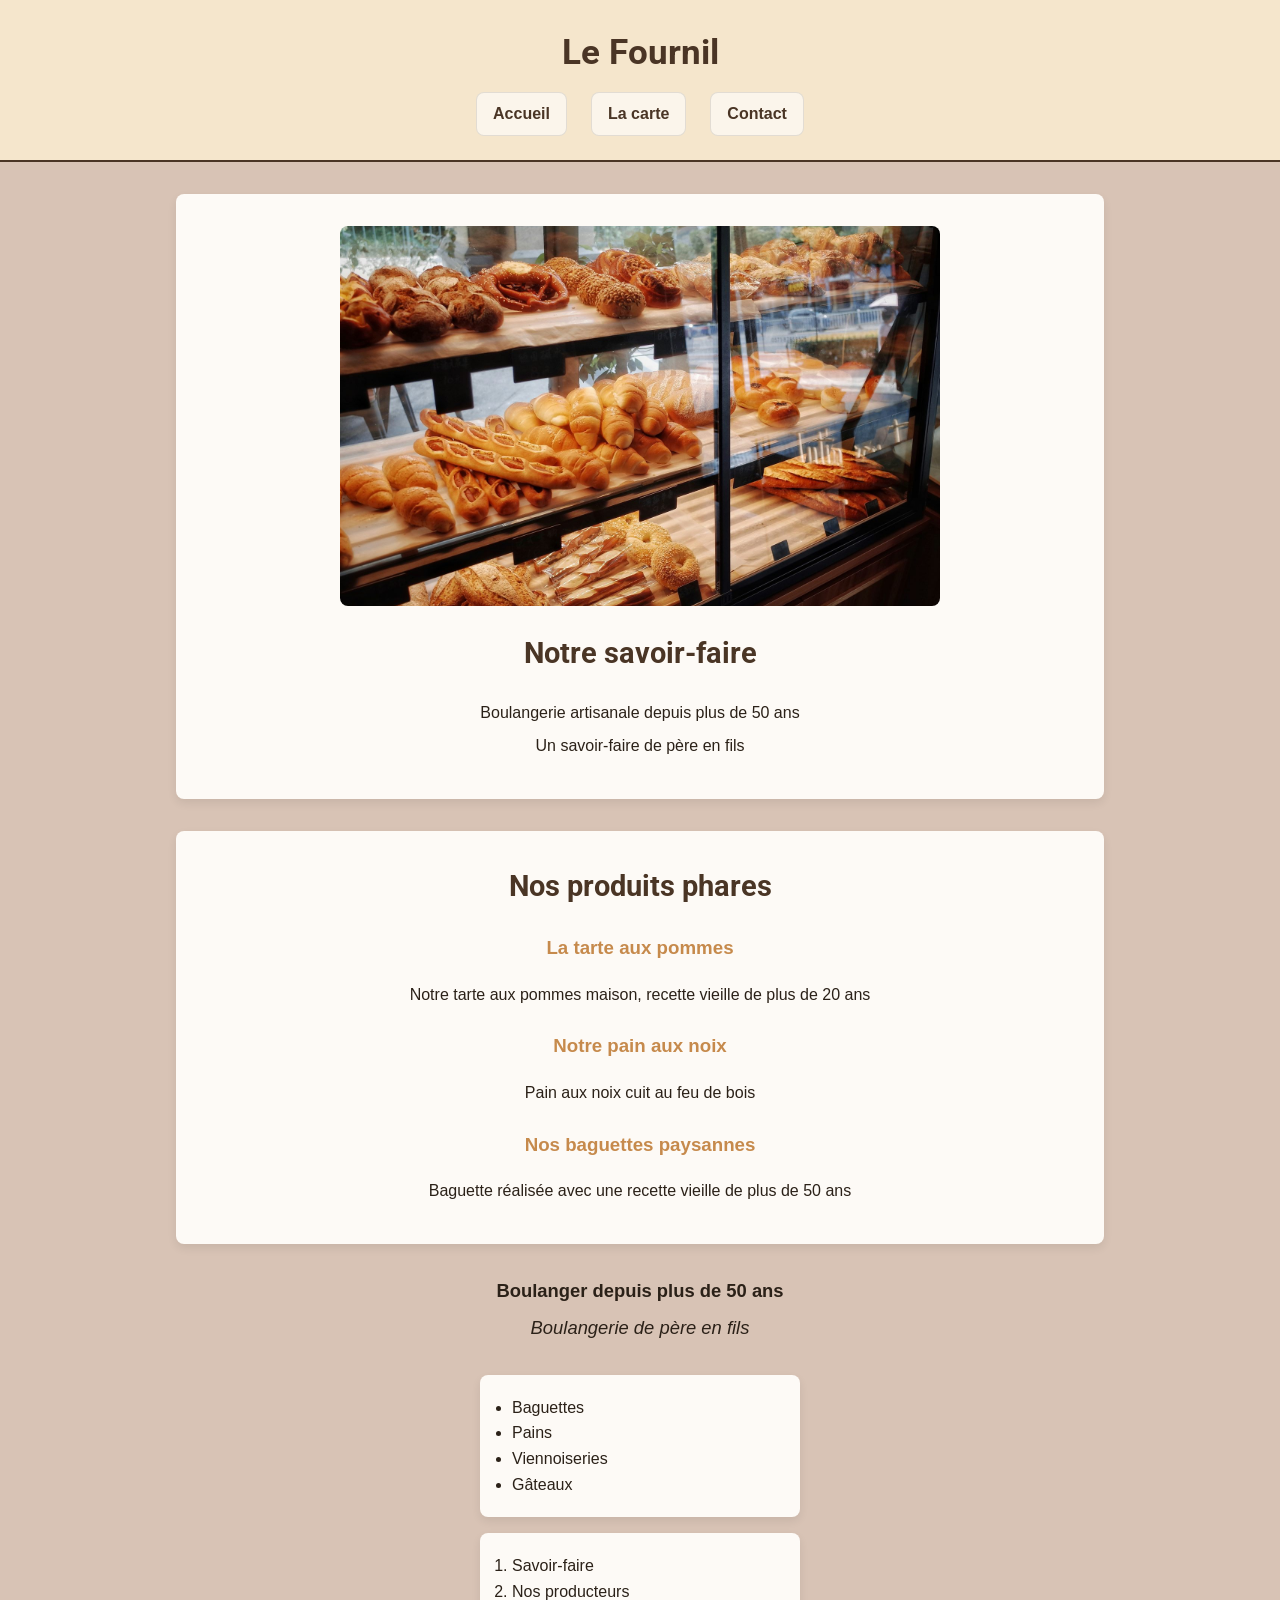
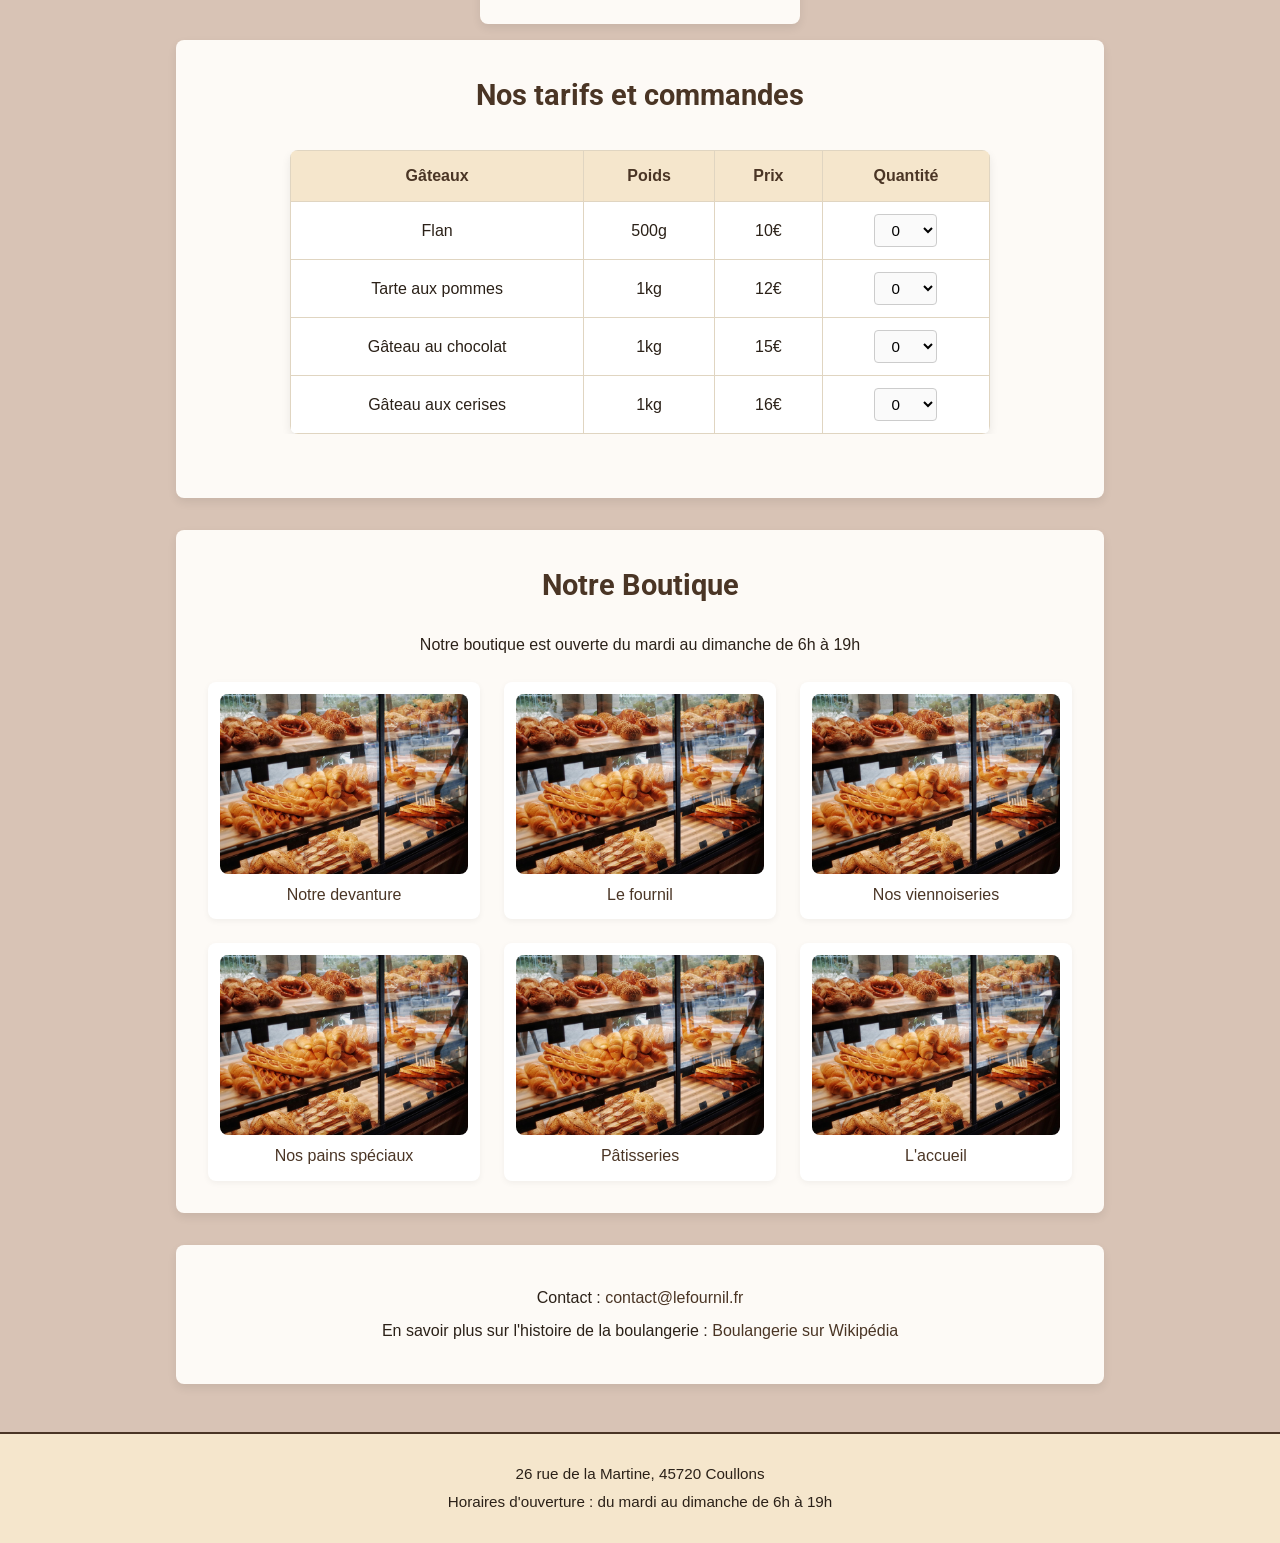
<file: index.html>
<!DOCTYPE html>
<html lang="fr">
<head>
    <meta charset="UTF-8">
    <meta name="viewport" content="width=device-width, initial-scale=1.0">
    <title>Le Fournil - Boulangerie Artisanale</title>
    <link rel="stylesheet" href="./css/style.css">
    <link rel="stylesheet" href="https://fonts.googleapis.com/css2?family=Roboto:wght@300;400;700&display=swap">
</head>
<body>
    <!-- En-tête -->
    <header>
        <h1>Le Fournil</h1>
        <!-- Navigation -->
        <nav>
            <a href="./index.html">Accueil</a>
            <a href="./carte.html">La carte</a>
            <a href="./contact.html">Contact</a>
        </nav>
    </header>

    <main>
        <!-- Descriptif savoir-faire -->
        <section class="presentation">
            <img id="image" src="./assets/images/boulangerie.jpg" alt="Artisanale boulangerie">
            <h2>Notre savoir-faire</h2>
            <p>Boulangerie artisanale depuis plus de 50 ans</p>
            <p>Un savoir-faire de père en fils</p>
        </section>

        <!-- Descriptif produits -->
        <section class="produits-phares">
            <h2>Nos produits phares</h2>

            <h3>La tarte aux pommes</h3>
            <p>Notre tarte aux pommes maison, recette vieille de plus de 20 ans</p>

            <h3>Notre pain aux noix</h3>
            <p>Pain aux noix cuit au feu de bois</p>
                 
            <h3>Nos baguettes paysannes</h3>
            <p>Baguette réalisée avec une recette vieille de plus de 50 ans</p>
        </section>
        
        <div class="slogan">
            <strong>Boulanger depuis plus de 50 ans</strong>
            <p><em>Boulangerie de père en fils</em></p>
        </div>
        
        <ul class="categories">
            <li>Baguettes</li>
            <li>Pains</li>
            <li>Viennoiseries</li>
            <li>Gâteaux</li>
        </ul>

        <ol class="valeurs">
            <li>Savoir-faire</li>
            <li>Nos producteurs</li>
        </ol>

        <!-- Tableau des commandes et tarifs -->
        <section class="tarifs">
            <h2>Nos tarifs et commandes</h2>
            <div class="table-container">
                <table class="table">
                    <thead>
                        <tr>
                            <th>Gâteaux</th>
                            <th>Poids</th>
                            <th>Prix</th>
                            <th>Quantité</th>       
                        </tr>
                    </thead>
                    <tbody>
                        <tr>
                            <td>Flan</td>
                            <td>500g</td>
                            <td>10€</td>
                            <td>
                                <select name="quantite_flan" id="quantite_flan">
                                    <option value="0">0</option>
                                    <option value="1">1</option>
                                    <option value="2">2</option>
                                    <option value="3">3</option>
                                    <option value="4">4</option>
                                    <option value="5">5</option>
                                    <option value="6">6</option>
                                    <option value="7">7</option>
                                    <option value="8">8</option>
                                    <option value="9">9</option>
                                    <option value="10">10</option>
                                    <option value="11">11</option>
                                </select>
                            </td>
                        </tr>
                        <tr>
                            <td>Tarte aux pommes</td>
                            <td>1kg</td>
                            <td>12€</td>
                            <td>
                                <select name="quantite_tarte" id="quantite_tarte">
                                    <option value="0">0</option>
                                    <option value="1">1</option>
                                    <option value="2">2</option>
                                    <option value="3">3</option>
                                    <option value="4">4</option>
                                    <option value="5">5</option>
                                    <option value="6">6</option>
                                    <option value="7">7</option>
                                    <option value="8">8</option>
                                    <option value="9">9</option>
                                    <option value="10">10</option>
                                    <option value="11">11</option>
                                </select>
                            </td>
                        </tr>
                        <tr>
                            <td>Gâteau au chocolat</td>
                            <td>1kg</td>
                            <td>15€</td>
                            <td>
                                <select name="quantite_chocolat" id="quantite_chocolat">
                                    <option value="0">0</option>
                                    <option value="1">1</option>
                                    <option value="2">2</option>
                                    <option value="3">3</option>
                                    <option value="4">4</option>
                                    <option value="5">5</option>
                                    <option value="6">6</option>
                                    <option value="7">7</option>
                                    <option value="8">8</option>
                                    <option value="9">9</option>
                                    <option value="10">10</option>
                                    <option value="11">11</option>
                                </select>             
                            </td>
                        </tr>
                        <tr>
                            <td>Gâteau aux cerises</td>
                            <td>1kg</td>
                            <td>16€</td>
                            <td>
                                <select name="quantite_cerise" id="quantite_cerise">
                                    <option value="0">0</option>
                                    <option value="1">1</option>
                                    <option value="2">2</option>
                                    <option value="3">3</option>
                                    <option value="4">4</option>
                                    <option value="5">5</option>
                                    <option value="6">6</option>
                                    <option value="7">7</option>
                                    <option value="8">8</option>
                                    <option value="9">9</option>
                                    <option value="10">10</option>
                                    <option value="11">11</option>
                                </select>             
                            </td>
                        </tr>
                    </tbody>
                </table> 
            </div>
        </section>

        <!-- Section Boutique et Galerie -->
        <section class="boutique">
            <h2>Notre Boutique</h2>
            <p>Notre boutique est ouverte du mardi au dimanche de 6h à 19h</p>

            <div class="gallerie">
                <figure>
                    <img src="./assets/images/boulangerie.jpg" alt="Boulangerie Le Fournil">
                    <figcaption>Notre devanture</figcaption>
                </figure>
                <figure>
                    <img src="./assets/images/boulangerie.jpg" alt="Fournil et pétrin">
                    <figcaption>Le fournil</figcaption>
                </figure>
                <figure>
                    <img src="./assets/images/boulangerie.jpg" alt="Viennoiseries fraîches">
                    <figcaption>Nos viennoiseries</figcaption>
                </figure>
                <figure>
                    <img src="./assets/images/boulangerie.jpg" alt="Pains spéciaux">
                    <figcaption>Nos pains spéciaux</figcaption>
                </figure>
                <figure>
                    <img src="./assets/images/boulangerie.jpg" alt="Pâtisseries artisanales">
                    <figcaption>Pâtisseries</figcaption>
                </figure>
                <figure>
                    <img src="./assets/images/boulangerie.jpg" alt="Espace vente">
                    <figcaption>L'accueil</figcaption>
                </figure>
            </div>
        </section> 

        <!-- Liens et contact rapide -->
        <section class="liens-utiles">
            <p>Contact : <a href="mailto:contact@lefournil.fr">contact@lefournil.fr</a></p>
            <p>En savoir plus sur l'histoire de la boulangerie : <a href="https://fr.wikipedia.org/wiki/Boulangerie" target="_blank" rel="noopener noreferrer">Boulangerie sur Wikipédia</a></p>
        </section>
    </main>

    <!-- Pied de page -->
    <footer>
        <p>26 rue de la Martine, 45720 Coullons</p>
        <p>Horaires d'ouverture : du mardi au dimanche de 6h à 19h</p>
    </footer>
</body>
</html>
</file>
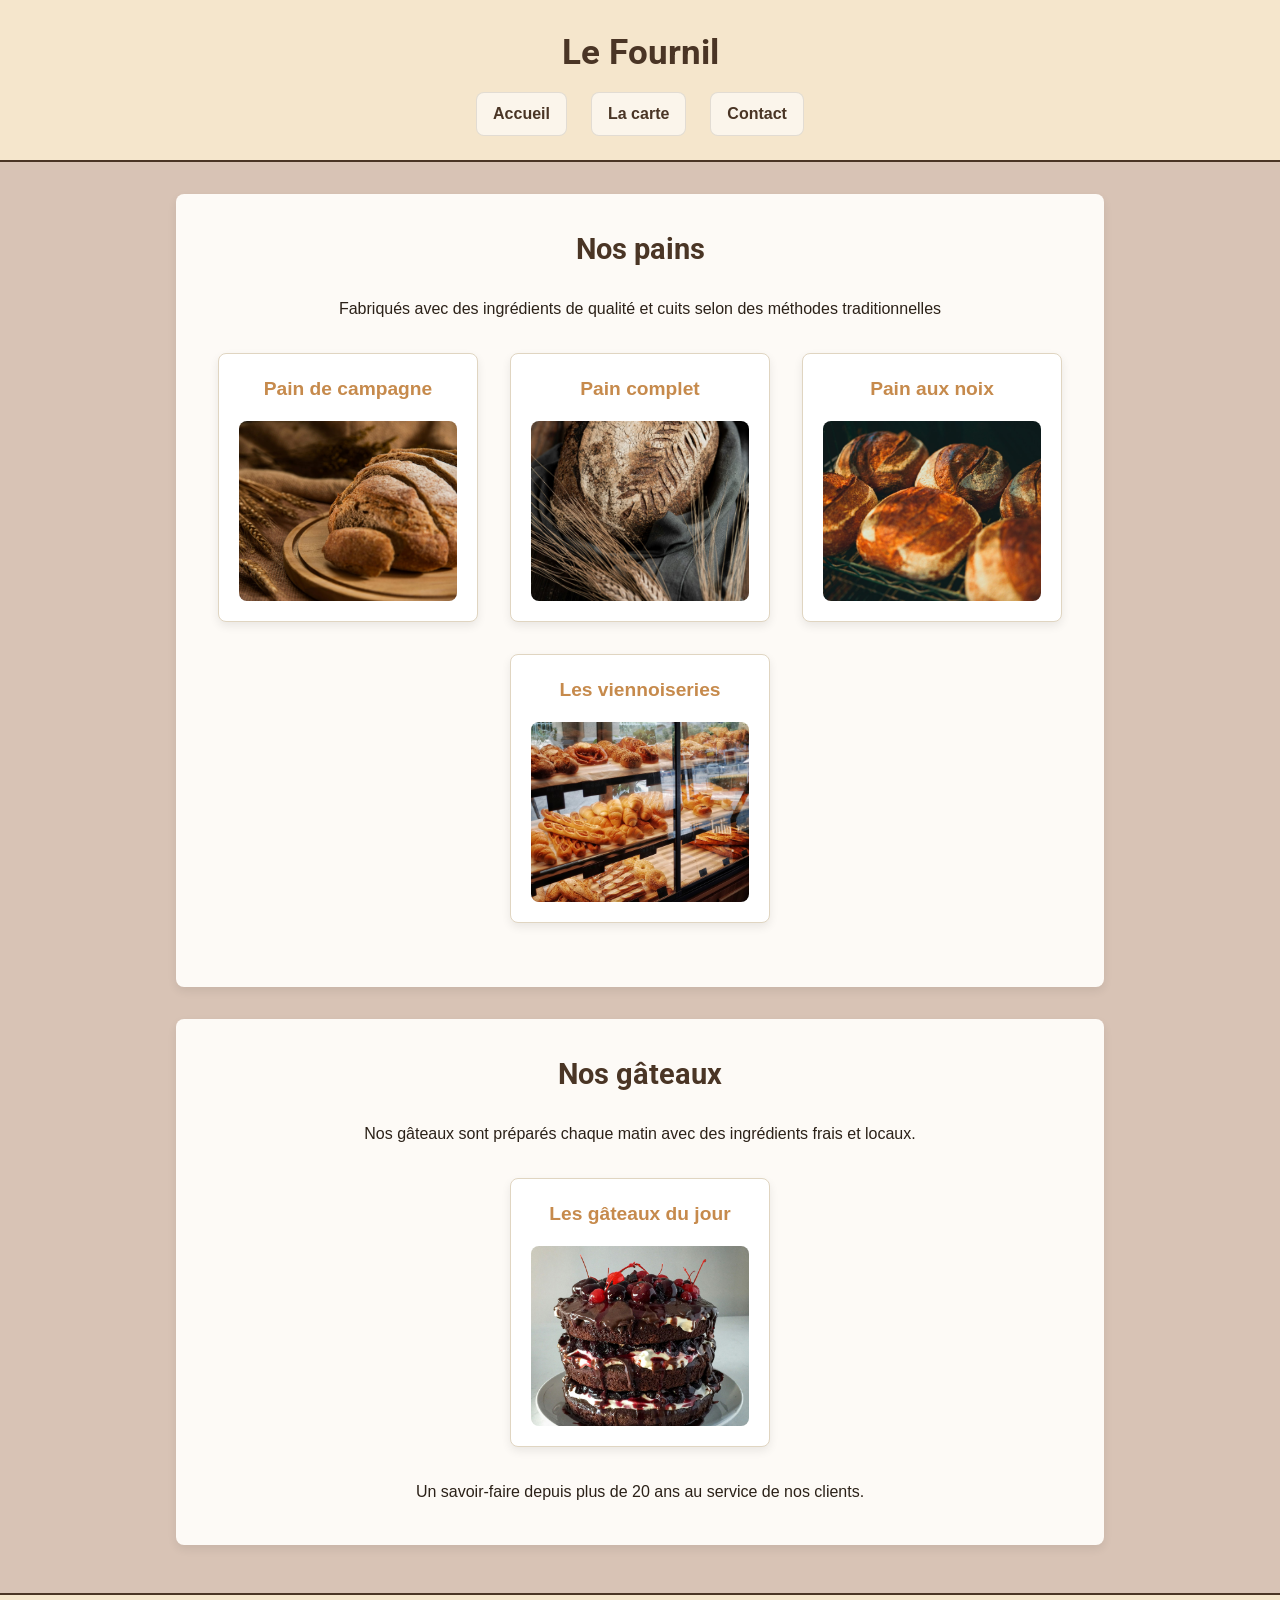
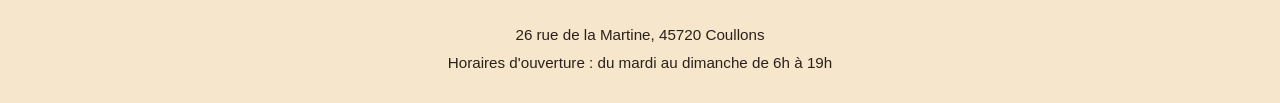
<file: carte.html>
<!DOCTYPE html>
<html lang="fr">
<head>
    <meta charset="UTF-8">
    <meta name="viewport" content="width=device-width, initial-scale=1.0">
    <title>La Carte - Boulangerie Le Fournil</title>
    <link rel="stylesheet" href="./css/style.css">
    <link rel="stylesheet" href="https://fonts.googleapis.com/css2?family=Roboto:wght@300;400;700&display=swap">
</head>
<body>  
    <!-- En-tête -->
    <header>
        <h1>Le Fournil</h1>
        <nav>
            <a href="./index.html">Accueil</a>
            <a href="./carte.html">La carte</a>
            <a href="./contact.html">Contact</a>
        </nav>  
    </header> 

    <main>
        <!-- Section Pains -->
        <section>
            <h2>Nos pains</h2>
            <p>Fabriqués avec des ingrédients de qualité et cuits selon des méthodes traditionnelles</p> 

            <div id="carte">
                <ul class="liste-produits">
                    <li class="product">
                        <h3>Pain de campagne</h3>
                        <img src="./assets/images/charles-chen-0keGhiSw9kY-unsplash.jpg" alt="Pain de campagne">
                    </li>
                    <li class="product">
                        <h3>Pain complet</h3>
                        <img src="./assets/images/diego-arenas-de-rodrigo-PDH6yk_KZ_M-unsplash.jpg" alt="Pain complet">
                    </li>
                    <li class="product">
                        <h3>Pain aux noix</h3>
                        <img src="./assets/images/intrepid-1l2qWh-W5AU-unsplash.jpg" alt="Pain aux noix">
                    </li>
                    <li class="product">
                        <h3>Les viennoiseries</h3>
                        <img src="./assets/images/boulangerie.jpg" alt="Viennoiseries">
                    </li>
                </ul>
            </div>
        </section>

        <!-- Section Gâteaux -->
        <section>
            <h2>Nos gâteaux</h2>
            <p>Nos gâteaux sont préparés chaque matin avec des ingrédients frais et locaux.</p>

            <ul class="liste-produits">
                <li class="product">
                    <h3>Les gâteaux du jour</h3>
                    <img src="./assets/images/jacob-thomas-6jHpcBPw7i8-unsplash.jpg" alt="Gâteaux artisanaux">
                </li>
            </ul>
           
            <p>Un savoir-faire depuis plus de 20 ans au service de nos clients.</p>
        </section>
    </main>

    <!-- Pied de page -->
    <footer>
        <p>26 rue de la Martine, 45720 Coullons</p>
        <p>Horaires d'ouverture : du mardi au dimanche de 6h à 19h</p>
    </footer>
</body>
</html>
</file>
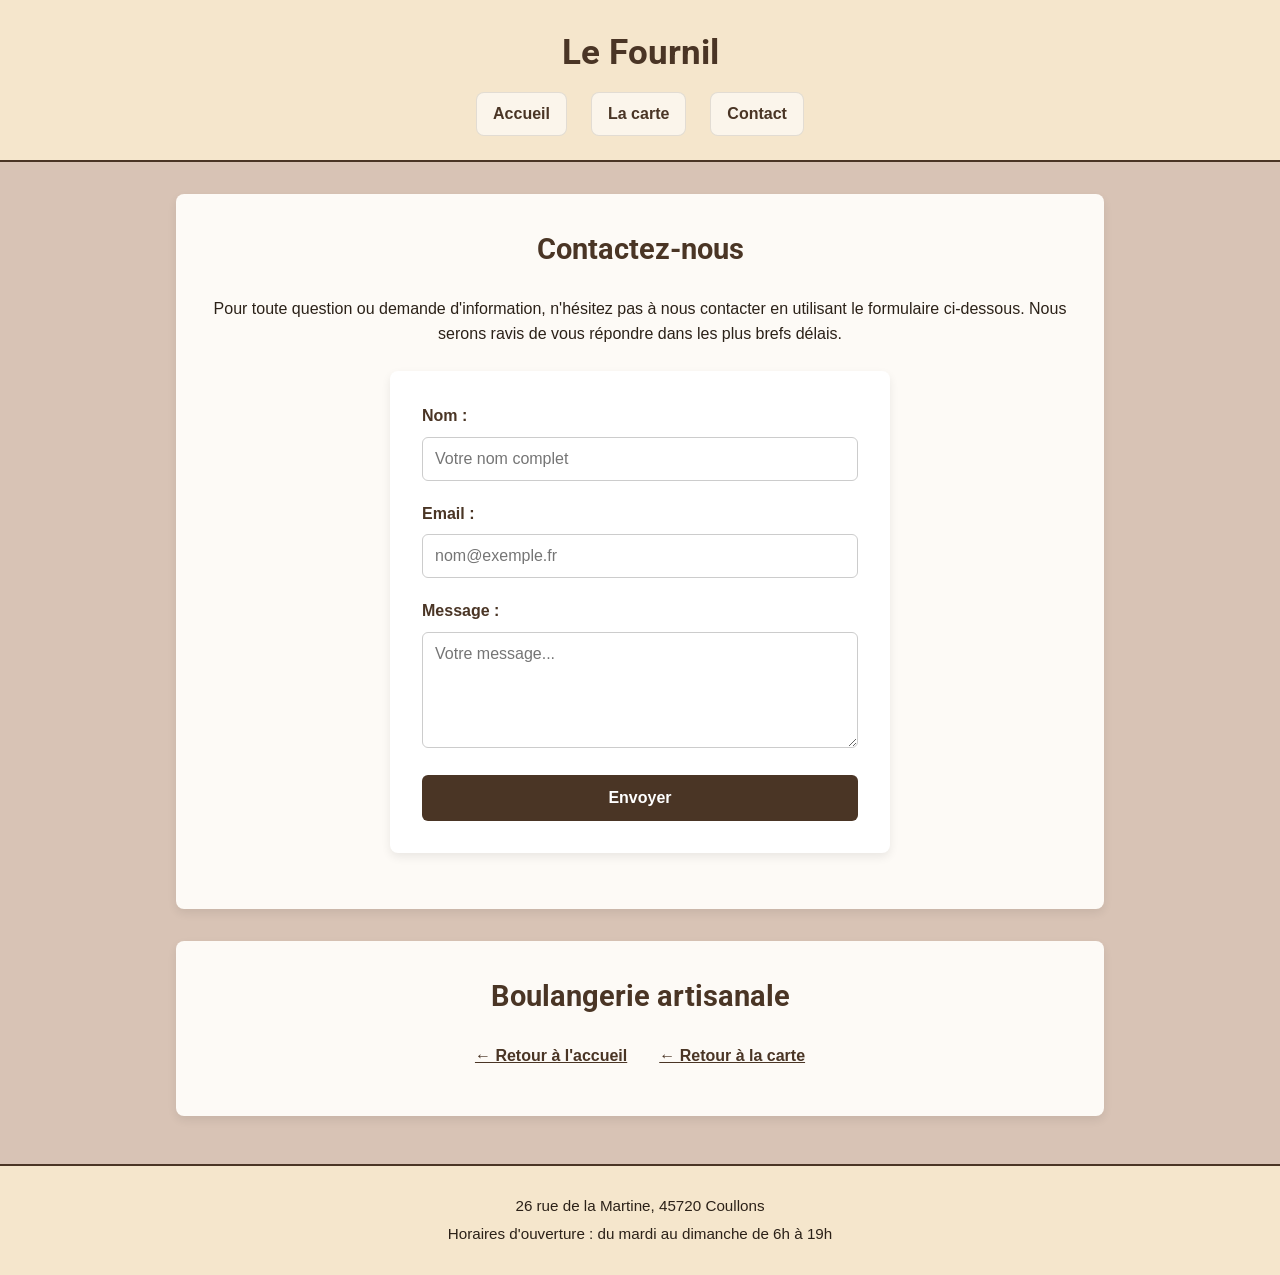
<file: contact.html>
<!DOCTYPE html>
<html lang="fr">
<head>
    <meta charset="UTF-8">
    <meta name="viewport" content="width=device-width, initial-scale=1.0">
    <title>Contact - Le Fournil</title>
    <link rel="stylesheet" href="./css/style.css"> 
    <link rel="stylesheet" href="https://fonts.googleapis.com/css2?family=Roboto:wght@300;400;700&display=swap">
</head>
<body>
    <!-- En-tête -->
    <header>
        <h1>Le Fournil</h1>
        <nav>
            <a href="./index.html">Accueil</a>
            <a href="./carte.html">La carte</a>
            <a href="./contact.html">Contact</a>
        </nav>
    </header>

    <main>
        <!-- Formulaire de contact -->
        <section class="section-contact">
            <h2>Contactez-nous</h2>
            <p>Pour toute question ou demande d'information, n'hésitez pas à nous contacter en utilisant le formulaire ci-dessous.
               Nous serons ravis de vous répondre dans les plus brefs délais.</p>
            
            <form action="contact.php" method="post">
                <div class="form-group">
                    <label for="name">Nom :</label>
                    <input type="text" id="name" name="name" required placeholder="Votre nom complet">
                </div>

                <div class="form-group">
                    <label for="email">Email :</label>
                    <input type="email" id="email" name="email" required placeholder="nom@exemple.fr">
                </div>

                <div class="form-group">
                    <label for="message">Message :</label>
                    <textarea id="message" name="message" rows="5" required placeholder="Votre message..."></textarea>
                </div>

                <button type="submit">Envoyer</button>
            </form>
        </section>

        <!-- Liens de navigation retour -->
        <section class="liens-retour">
            <h2>Boulangerie artisanale</h2>
            <ul>
                <li><a href="./index.html">← Retour à l'accueil</a></li>
                <li><a href="./carte.html">← Retour à la carte</a></li>
            </ul>
        </section>
    </main>

    <!-- Pied de page -->
    <footer>
        <p>26 rue de la Martine, 45720 Coullons</p>
        <p>Horaires d'ouverture : du mardi au dimanche de 6h à 19h</p>
    </footer>
</body>
</html>
</file>
<file: css/style.css>
/* ==========================================================================
   Feuille de style - Le Fournil (Boulangerie Artisanale)
   ========================================================================== */

/* Variables globales */
:root {
    --creme: #fdfaf6;
    --brun-fond: #d8c3b5;
    --brun-fonce: #4a3525;
    --dore-clair: #f5e6cc;
    --dore-accent: #c68a4c;
    --texte: #2b2118;
    --blanc: #ffffff;
    --radius: 8px;
    --shadow: 0 4px 10px rgba(0, 0, 0, 0.08);
}

/* Reset et règles de base */
*, *::before, *::after {
    box-sizing: border-box;
}

body {
    font-family: 'Helvetica Neue', Arial, sans-serif;
    margin: 0;
    padding: 0;
    background-color: var(--brun-fond);
    color: var(--texte);
    line-height: 1.6;
}

/* Liens */
a {
    color: var(--brun-fonce);
    text-decoration: none;
    transition: color 0.2s ease;
}

a:hover {
    color: var(--dore-accent);
}

/* En-tête */
header {
    background-color: var(--dore-clair);
    border-bottom: 2px solid var(--brun-fonce);
    padding: 1.5rem 1rem;
    text-align: center;
}

header h1 {
    margin: 0 0 0.75rem 0;
    font-size: 2.2rem;
    color: var(--brun-fonce);
    font-family: 'Roboto', sans-serif;
}

/* Barre de navigation */
nav {
    display: flex;
    justify-content: center;
    gap: 1.5rem;
    flex-wrap: wrap;
}

nav a {
    font-weight: bold;
    padding: 0.5rem 1rem;
    border-radius: var(--radius);
    background-color: rgba(255, 255, 255, 0.6);
    border: 1px solid rgba(0, 0, 0, 0.1);
}

nav a:hover {
    background-color: var(--brun-fonce);
    color: var(--blanc);
}

/* Contenu principal */
main {
    max-width: 960px;
    margin: 2rem auto;
    padding: 0 1rem;
}

/* Sections */
section {
    background-color: var(--creme);
    padding: 2rem;
    border-radius: var(--radius);
    box-shadow: var(--shadow);
    margin-bottom: 2rem;
}

h2 {
    font-family: 'Roboto', sans-serif;
    color: var(--brun-fonce);
    text-align: center;
    margin-top: 0;
    font-size: 1.8rem;
}

h3 {
    color: var(--dore-accent);
    text-align: center;
    margin-top: 1.5rem;
}

p {
    text-align: center;
    margin: 0.5rem 0;
}

/* Images */
img {
    max-width: 100%;
    height: auto;
    display: block;
    border-radius: var(--radius);
}

#image {
    margin: 0 auto 1.5rem auto;
    max-width: 600px;
    width: 100%;
    object-fit: cover;
    max-height: 380px;
}

/* Galerie photos */
.gallerie {
    display: grid;
    grid-template-columns: repeat(auto-fit, minmax(220px, 1fr));
    gap: 1.5rem;
    margin-top: 1.5rem;
}

.gallerie figure {
    margin: 0;
    background-color: var(--blanc);
    padding: 0.75rem;
    border-radius: var(--radius);
    box-shadow: 0 2px 6px rgba(0, 0, 0, 0.05);
    text-align: center;
}

.gallerie img {
    width: 100%;
    height: 180px;
    object-fit: cover;
    margin-bottom: 0.5rem;
}

.gallerie figcaption {
    font-weight: 500;
    color: var(--brun-fonce);
}

/* Carte / Produits */
.liste-produits {
    list-style: none;
    padding: 0;
    display: flex;
    flex-wrap: wrap;
    justify-content: center;
    gap: 2rem;
    margin: 2rem 0;
}

.product {
    background-color: var(--blanc);
    border: 1px solid #e0d5c1;
    border-radius: var(--radius);
    padding: 1.25rem;
    width: 260px;
    text-align: center;
    box-shadow: var(--shadow);
    display: flex;
    flex-direction: column;
    align-items: center;
    gap: 1rem;
}

.product h3 {
    margin: 0;
    font-size: 1.2rem;
}

.product img {
    width: 100%;
    height: 180px;
    object-fit: cover;
}

/* Tableau de commandes */
.table-container {
    overflow-x: auto;
    margin: 2rem 0;
}

table {
    width: 100%;
    max-width: 700px;
    margin: 0 auto;
    border-collapse: collapse;
    background-color: var(--blanc);
    border-radius: var(--radius);
    overflow: hidden;
    box-shadow: var(--shadow);
}

th, td {
    border: 1px solid #e0d5c1;
    padding: 12px 16px;
    text-align: center;
}

th {
    background-color: var(--dore-clair);
    color: var(--brun-fonce);
    font-weight: bold;
}

td select {
    display: block;
    margin: 0 auto;
    padding: 6px 12px;
    border-radius: 4px;
    border: 1px solid #ccc;
    font-size: 0.95rem;
    background-color: #fafafa;
}

/* Formulaire de contact */
form {
    max-width: 500px;
    margin: 1.5rem auto;
    padding: 2rem;
    background-color: var(--blanc);
    border-radius: var(--radius);
    box-shadow: var(--shadow);
}

.form-group {
    margin-bottom: 1.25rem;
    text-align: left;
}

label {
    display: block;
    margin-bottom: 0.5rem;
    font-weight: bold;
    color: var(--brun-fonce);
}

input[type="text"],
input[type="email"],
textarea {
    width: 100%;
    padding: 0.75rem;
    border: 1px solid #ccc;
    border-radius: 6px;
    font-family: inherit;
    font-size: 1rem;
}

input:focus,
textarea:focus {
    outline: none;
    border-color: var(--dore-accent);
    box-shadow: 0 0 5px rgba(198, 138, 76, 0.4);
}

button[type="submit"] {
    display: block;
    width: 100%;
    padding: 0.85rem;
    background-color: var(--brun-fonce);
    color: var(--blanc);
    border: none;
    border-radius: 6px;
    font-size: 1rem;
    font-weight: bold;
    cursor: pointer;
    transition: background-color 0.2s ease;
}

button[type="submit"]:hover {
    background-color: var(--dore-accent);
}

/* Slogan & Listes annexes */
.slogan {
    text-align: center;
    margin: 2rem 0;
    font-size: 1.15rem;
}

.categories, .valeurs {
    max-width: 320px;
    margin: 1rem auto;
    padding-left: 2rem;
    background: var(--creme);
    padding: 1.25rem 2rem;
    border-radius: var(--radius);
    box-shadow: var(--shadow);
}

.liens-retour ul {
    list-style: none;
    padding: 0;
    display: flex;
    justify-content: center;
    gap: 2rem;
    flex-wrap: wrap;
}

.liens-retour a {
    color: var(--brun-fonce);
    font-weight: bold;
    text-decoration: underline;
}

/* Pied de page */
footer {
    background-color: var(--dore-clair);
    border-top: 2px solid var(--brun-fonce);
    text-align: center;
    padding: 1.5rem 1rem;
    margin-top: 3rem;
}

footer p {
    margin: 0.25rem 0;
    font-size: 0.95rem;
}
</file>
